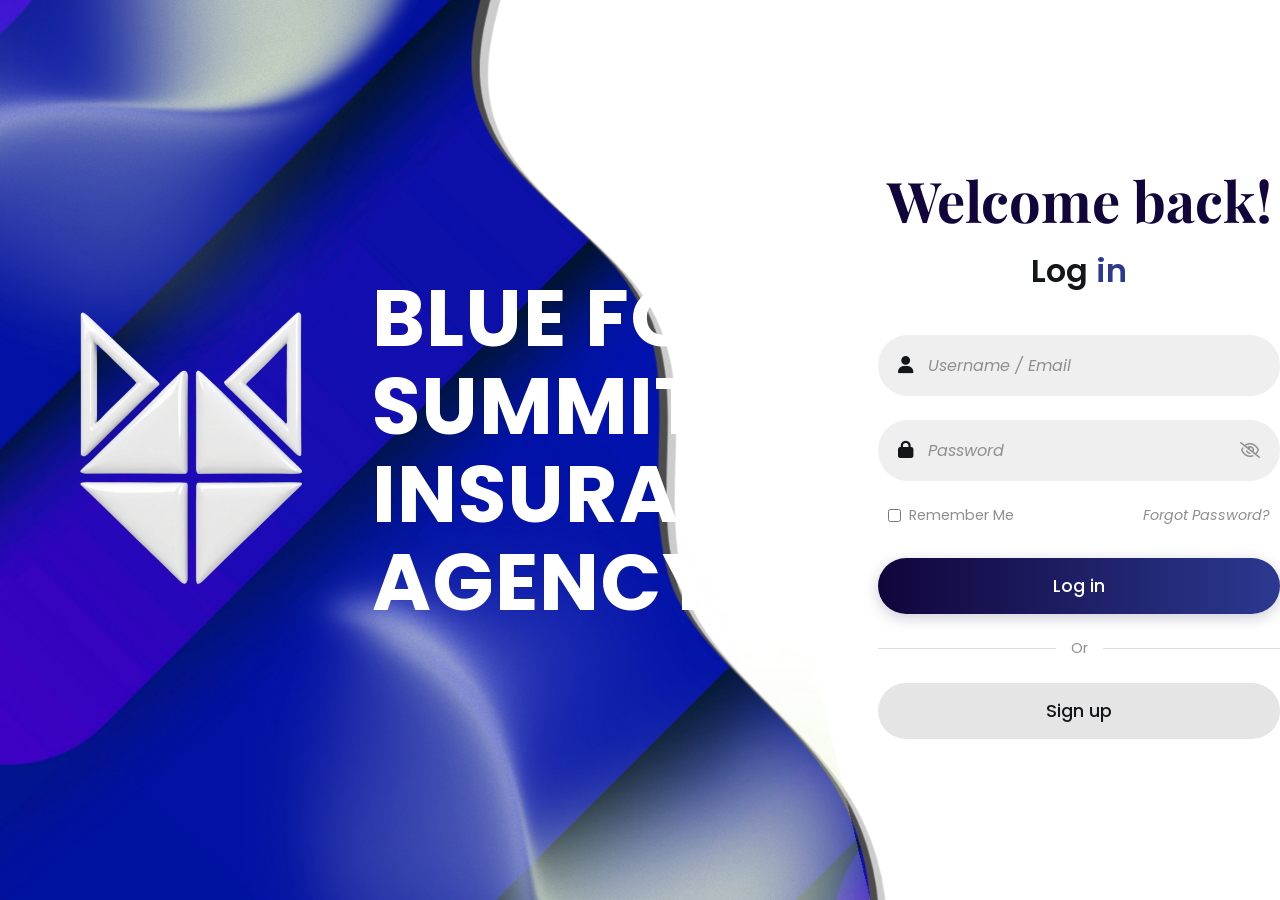
<file: index.html>
<!DOCTYPE html>
<html lang="en">
<head>
    <meta charset="UTF-8">
    <meta name="viewport" content="width=device-width, initial-scale=1.0">
    <title>Blue Fox Summit Login</title>
    <link rel="stylesheet" href="styles/login.css">
    <link rel="stylesheet" href="https://cdnjs.cloudflare.com/ajax/libs/font-awesome/6.4.0/css/all.min.css">
    <link href="https://fonts.googleapis.com/css2?family=Poppins:ital,wght@0,300;0,400;0,500;0,600;0,700;1,400&family=Playfair+Display:wght@700;900&display=swap" rel="stylesheet">
</head>
<body>
    <div class="login-wrapper">
        <div class="login-left">
            <div class="brand-content">
                <picture>
                    <source srcset="assets/images/logo.png" media="(max-width: 992px)">
                    <img src="assets/images/logo-white.png" alt="Blue Fox Logo" style="width: 320px; height: auto;">
                </picture>
                <h1 class="agency-name">BLUE FOX<br>SUMMIT<br>INSURANCE<br>AGENCY</h1>
            </div>
        </div>
        
        <div class="login-right">
            <div class="form-container">
                <h1 class="welcome-text">Welcome back!</h1>
                <h2 class="login-title">Log <span class="text-blue">in</span></h2>
                
                <form id="login-form">
                    <div class="input-group">
                        <i class="fa-solid fa-user input-icon"></i>
                        <input type="text" id="username" placeholder="Username / Email" required>
                    </div>
                    
                    <div class="input-group">
                        <i class="fa-solid fa-lock input-icon"></i>
                        <input type="password" id="password" placeholder="Password" required>
                        <i class="fa-regular fa-eye-slash toggle-password" id="toggle-password-btn"></i>
                    </div>
                    
                    <div class="form-options">
                        <label class="remember-me">
                            <input type="checkbox" id="remember-me">
                            <span class="checkmark"></span>
                            Remember Me
                        </label>
                        <a href="#" class="forgot-password">Forgot Password?</a>
                    </div>
                    
                    <div id="login-error" style="color: #d9534f; font-size: 0.9rem; margin-bottom: 15px; display: none; font-weight: 500;">
                        Invalid username or password.
                    </div>
                    
                    <button type="submit" class="btn-primary" id="login-btn">
                        <span id="btn-text">Log in</span>
                    </button>
                    
                    <div class="divider">
                        <span>Or</span>
                    </div>
                    
                    <button type="button" class="btn-secondary" id="signup-btn">Sign up</button>
                </form>
            </div>
        </div>
    </div>

    <script src="js/auth.js"></script>
</body>
</html>
</file>
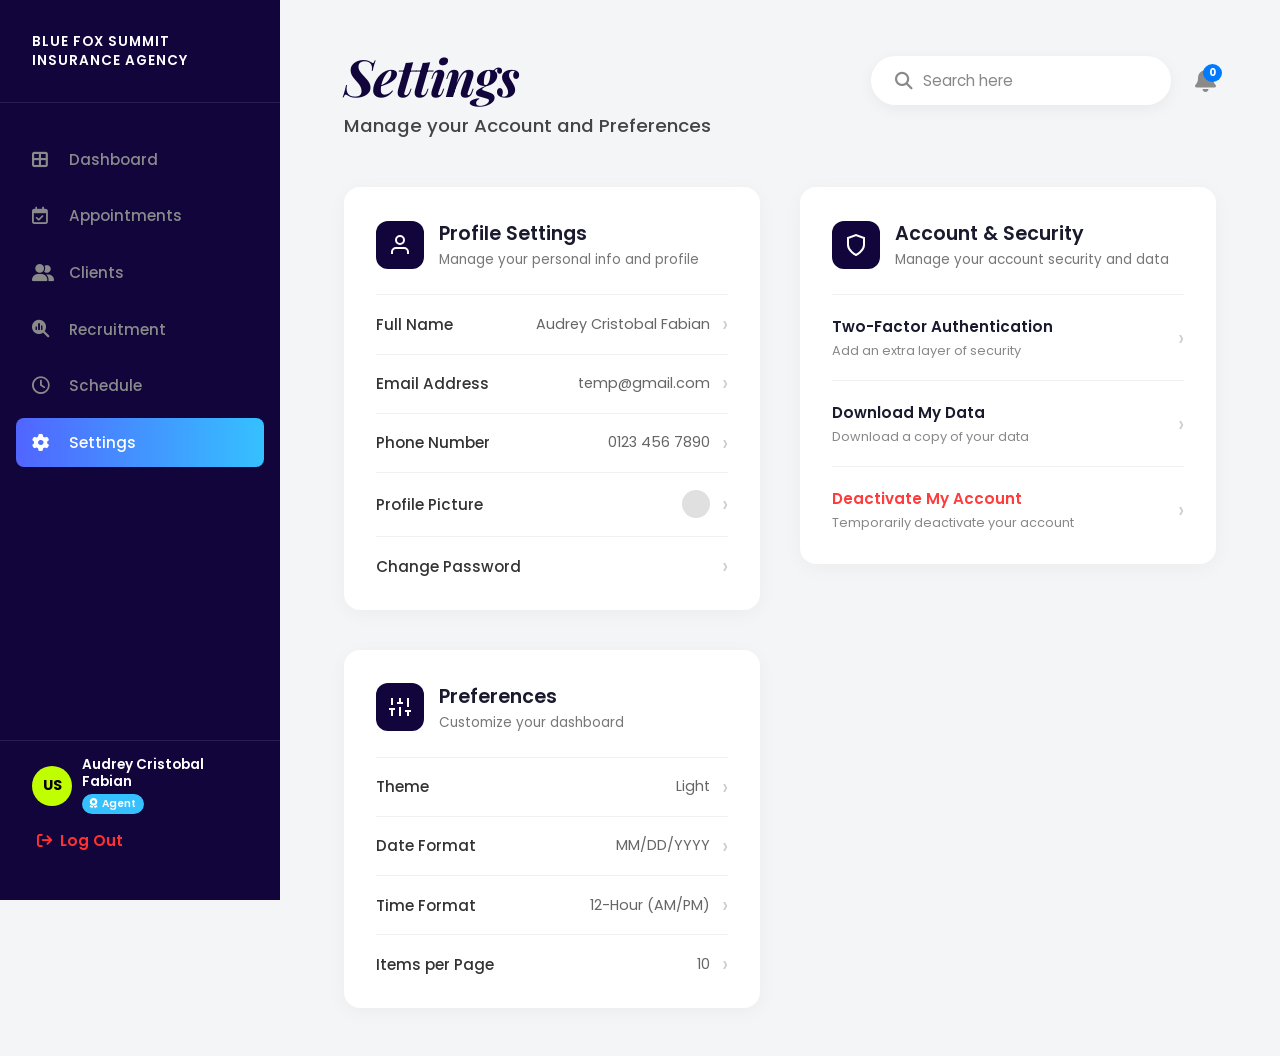
<file: settings.html>
<!DOCTYPE html>
<html lang="en">
<head>
    <meta charset="UTF-8">
    <meta name="viewport" content="width=device-width, initial-scale=1.0">
    <title>Settings - Blue Fox Summit</title>
    <link href="https://fonts.googleapis.com/css2?family=Playfair+Display:ital,wght@1,600;1,700&family=Poppins:wght@300;400;500;600;700&display=swap" rel="stylesheet">
    <link rel="stylesheet" href="https://cdnjs.cloudflare.com/ajax/libs/font-awesome/6.4.0/css/all.min.css">
    
    <link rel="stylesheet" href="styles/settingsStyle.css">
</head>
<body>
    <div class="dashboard-layout">
         
        <aside class="sidebar" id="sidebar">
            <div class="sidebar-header">
                <div class="sidebar-brand">
                    <h2>BLUE FOX SUMMIT<br>INSURANCE AGENCY</h2>
                </div>
            </div>
            
            <nav class="sidebar-nav">
                <ul>
                    <li><a href="dashboard.html"><i class="fa-solid fa-border-all"></i> Dashboard</a></li>
                    <li><a href="appointments.html"><i class="fa-regular fa-calendar-check"></i> Appointments</a></li>
                    <li><a href="clients.html"><i class="fa-solid fa-user-group"></i> Clients</a></li>
                    <li><a href="recruitment.html"><i class="fa-solid fa-magnifying-glass-chart"></i> Recruitment</a></li>
                    <li><a href="schedule.html"><i class="fa-regular fa-clock"></i> Schedule</a></li>
                    <li class="active"><a href="settings.html"><i class="fa-solid fa-gear"></i> Settings</a></li>
                </ul>
            </nav>

            <div class="sidebar-footer">
                <div class="user-profile">
                    <div class="avatar-circle">US</div>
                    <div class="user-info">
                        <span class="user-name">Audrey Cristobal<br>Fabian</span>
                        <span class="user-badge"><i class="fa-solid fa-award"></i> Agent</span>
                    </div>
                </div>
                <a href="logout.html" id="logout-btn" class="sidebar-logout">
                    <i class="fa-solid fa-arrow-right-from-bracket"></i> Log Out
                </a>
            </div>
        </aside>

        <main class="main-content">
            
            <header class="top-header">
                <div class="page-header">
                    <h1>Settings</h1>
                    <p>Manage your Account and Preferences</p>
                </div>
                
                <div class="header-actions">
                    <div class="search-bar">
                        <i class="fa-solid fa-magnifying-glass"></i>
                        <input type="text" placeholder="Search here">
                    </div>
                    <div class="notification-icon">
                        <i class="fa-solid fa-bell"></i>
                        <span class="badge">0</span>
                    </div>
                </div>
            </header>

            <div class="settings-grid">
                
                <div class="grid-column">
                    
                    <div class="settings-card">
                        <div class="card-header">
                            <div class="icon-box">
                                <svg width="24" height="24" viewBox="0 0 24 24" fill="none" stroke="currentColor" stroke-width="2"><path d="M20 21v-2a4 4 0 0 0-4-4H8a4 4 0 0 0-4 4v2"></path><circle cx="12" cy="7" r="4"></circle></svg>
                            </div>
                            <div class="header-text">
                                <h2>Profile Settings</h2>
                                <p>Manage your personal info and profile</p>
                            </div>
                        </div>
                        <div class="card-list">
                            <div class="list-item">
                                <span class="label">Full Name</span>
                                <span class="value">Audrey Cristobal Fabian <span class="arrow">&rsaquo;</span></span>
                            </div>
                            <div class="list-item">
                                <span class="label">Email Address</span>
                                <span class="value">temp@gmail.com <span class="arrow">&rsaquo;</span></span>
                            </div>
                            <div class="list-item">
                                <span class="label">Phone Number</span>
                                <span class="value">0123 456 7890 <span class="arrow">&rsaquo;</span></span>
                            </div>
                            <div class="list-item">
                                <span class="label">Profile Picture</span>
                                <span class="value"><div class="mini-avatar"></div> <span class="arrow">&rsaquo;</span></span>
                            </div>
                            <div class="list-item">
                                <span class="label">Change Password</span>
                                <span class="value"><span class="arrow">&rsaquo;</span></span>
                            </div>
                        </div>
                    </div>

                    <div class="settings-card">
                        <div class="card-header">
                            <div class="icon-box">
                                <svg width="24" height="24" viewBox="0 0 24 24" fill="none" stroke="currentColor" stroke-width="2"><line x1="4" y1="21" x2="4" y2="14"></line><line x1="4" y1="10" x2="4" y2="3"></line><line x1="12" y1="21" x2="12" y2="12"></line><line x1="12" y1="8" x2="12" y2="3"></line><line x1="20" y1="21" x2="20" y2="16"></line><line x1="20" y1="12" x2="20" y2="3"></line><line x1="1" y1="14" x2="7" y2="14"></line><line x1="9" y1="8" x2="15" y2="8"></line><line x1="17" y1="16" x2="23" y2="16"></line></svg>
                            </div>
                            <div class="header-text">
                                <h2>Preferences</h2>
                                <p>Customize your dashboard</p>
                            </div>
                        </div>
                        <div class="card-list">
                            <div class="list-item">
                                <span class="label">Theme</span>
                                <span class="value">Light <span class="arrow">&rsaquo;</span></span>
                            </div>
                            <div class="list-item">
                                <span class="label">Date Format</span>
                                <span class="value">MM/DD/YYYY <span class="arrow">&rsaquo;</span></span>
                            </div>
                            <div class="list-item">
                                <span class="label">Time Format</span>
                                <span class="value">12-Hour (AM/PM) <span class="arrow">&rsaquo;</span></span>
                            </div>
                            <div class="list-item">
                                <span class="label">Items per Page</span>
                                <span class="value">10 <span class="arrow">&rsaquo;</span></span>
                            </div>
                        </div>
                    </div>

                </div>

                <div class="grid-column">
                    
                    <div class="settings-card">
                        <div class="card-header">
                            <div class="icon-box">
                                <svg width="24" height="24" viewBox="0 0 24 24" fill="none" stroke="currentColor" stroke-width="2"><path d="M12 22s8-4 8-10V5l-8-3-8 3v7c0 6 8 10 8 10z"></path></svg>
                            </div>
                            <div class="header-text">
                                <h2>Account & Security</h2>
                                <p>Manage your account security and data</p>
                            </div>
                        </div>
                        <div class="card-list">
                            <div class="list-item block-item">
                                <div class="item-text">
                                    <span class="title">Two-Factor Authentication</span>
                                    <span class="subtitle">Add an extra layer of security</span>
                                </div>
                                <span class="arrow">&rsaquo;</span>
                            </div>
                            <div class="list-item block-item">
                                <div class="item-text">
                                    <span class="title">Download My Data</span>
                                    <span class="subtitle">Download a copy of your data</span>
                                </div>
                                <span class="arrow">&rsaquo;</span>
                            </div>
                            <div class="list-item block-item">
                                <div class="item-text">
                                    <span class="title text-danger">Deactivate My Account</span>
                                    <span class="subtitle">Temporarily deactivate your account</span>
                                </div>
                                <span class="arrow">&rsaquo;</span>
                            </div>
                        </div>
                    </div>

                </div>
            </div>
        </main>
    </div>
</body>
</html>
</file>
<file: styles/login.css>
:root {
    --primary-dark: #11053b;
    --accent-blue: #2b3990;
    --text-dark: #141719;
    --text-gray: #8f8f8f;
    --bg-input: #efefef;
    --white: #ffffff;
}

* {
    margin: 0;
    padding: 0;
    box-sizing: border-box;
}

body {
    font-family: 'Poppins', sans-serif;
    background-color: var(--white);
    min-height: 100vh;
    display: flex;
}

/* Apply the background to the ENTIRE wrapper */
.login-wrapper {
    display: flex;
    width: 100%;
    min-height: 100vh;
    
    /* Move the SVG here */
    background-image: url('../assets/images/Login.svg');
    background-size: cover;
    background-position: center; 
    background-repeat: no-repeat;
}

/* Left Branding Side */
.login-left {
    flex: 1.2;
    /* Remove all background properties from here */
    background: transparent;
    
    position: relative;
    display: flex;
    align-items: center;
    justify-content: center;
    z-index: 2;
    /* We can also remove the drop-shadow filter, as your SVG already has the shadow baked into it */
}

.brand-content {
    display: flex;
    align-items: center;
    gap: 20px;
    padding: 2rem;
}

.agency-name {
    color: var(--white);
    font-size: 5rem;
    font-weight: 700;
    line-height: 1.1;
    letter-spacing: 1px;
}

/* Right Form Side */
.login-right {
    flex: 1;
    display: flex;
    align-items: center;
    justify-content: center;
}

.form-container {
    width: 100%;
    max-width: 450px;
    text-align: center;
}

.welcome-text {
    font-family: 'Playfair Display', serif;
    font-size: 3.5rem;
    color: var(--primary-dark);
    margin-bottom: 10px;
}

.login-title {
    font-size: 2rem;
    font-weight: 600;
    color: var(--text-dark);
    margin-bottom: 2.5rem;
}

.text-blue {
    color: var(--accent-blue);
}

/* Input Fields */
.input-group {
    position: relative;
    margin-bottom: 1.5rem;
}

.input-icon {
    position: absolute;
    left: 20px;
    top: 50%;
    transform: translateY(-50%);
    color: var(--text-dark);
    font-size: 1.1rem;
}

.input-group input {
    width: 100%;
    padding: 18px 20px 18px 50px;
    border: none;
    border-radius: 30px;
    background-color: var(--bg-input);
    font-family: 'Poppins', sans-serif;
    font-size: 1rem;
    color: var(--text-dark);
    outline: none;
    transition: box-shadow 0.3s ease;
}

.input-group input:focus {
    box-shadow: 0 0 0 2px var(--accent-blue);
}

.input-group input::placeholder {
    color: var(--text-gray);
    font-style: italic;
}

.toggle-password {
    position: absolute;
    right: 20px;
    top: 50%;
    transform: translateY(-50%);
    color: var(--text-gray);
    cursor: pointer;
}

/* Form Options */
.form-options {
    display: flex;
    justify-content: space-between;
    align-items: center;
    margin-bottom: 2rem;
    padding: 0 10px;
}

.remember-me {
    display: flex;
    align-items: center;
    color: var(--text-gray);
    font-size: 0.9rem;
    cursor: pointer;
}

.remember-me input {
    margin-right: 8px;
    cursor: pointer;
}

.forgot-password {
    color: var(--text-gray);
    font-size: 0.9rem;
    text-decoration: none;
    font-style: italic;
}

.forgot-password:hover {
    text-decoration: underline;
}

/* Buttons */
.btn-primary, .btn-secondary {
    width: 100%;
    padding: 15px;
    border-radius: 30px;
    border: none;
    font-family: 'Poppins', sans-serif;
    font-size: 1.1rem;
    font-weight: 500;
    cursor: pointer;
    transition: transform 0.2s ease, opacity 0.2s ease;
}

.btn-primary {
    background: linear-gradient(90deg, #11053b 0%, #2b3990 100%);
    color: var(--white);
    box-shadow: 0 4px 15px rgba(17, 5, 59, 0.2);
}

.btn-primary:hover {
    opacity: 0.9;
    transform: translateY(-2px);
}

.btn-secondary {
    background-color: #e5e5e5;
    color: var(--text-dark);
}

.btn-secondary:hover {
    background-color: #d5d5d5;
}

/* Divider */
.divider {
    display: flex;
    align-items: center;
    text-align: center;
    margin: 1.5rem 0;
    color: var(--text-gray);
    font-size: 0.9rem;
}

.divider::before,
.divider::after {
    content: '';
    flex: 1;
    border-bottom: 1px solid #dcdcdc;
}

.divider span {
    padding: 0 15px;
}

/* RESPONSIVE DESIGN */
@media screen and (max-width: 992px) {
    .agency-name {
        font-size: 2.5rem;
    }
    
    .welcome-text {
        font-size: 2.8rem;
    }
}

@media screen and (max-width: 768px) {
    .login-wrapper {
        flex-direction: column;
    }

    .login-left {
        flex: none;
        height: 250px;
        border-radius: 0;
        border-bottom-left-radius: 40px;
        border-bottom-right-radius: 40px;
        align-items: right;
        justify-content: right;
    }

    .brand-content {
        text-align: center;
    }

    .agency-name {
        font-size: 2rem;
    }

    .login-right {
        padding: 3rem 1.5rem;
        align-items: flex-start;
    }

    .welcome-text {
        font-family: 'Playfair Display', serif;
        font-size: 3.5rem;
        color: white;
        mix-blend-mode: difference;
        margin-bottom: 10px;
    }

    .login-title {
        font-size: 2rem;
        font-weight: 600;
        color: white;
        margin-bottom: 2.5rem;
        mix-blend-mode: difference;
    }

    .text-blue {
        color: white;
        mix-blend-mode: difference;
    }

    .brand-content {
        display: flex;
        align-items: center;
        gap: 0epx;
        padding: 0rem;
    }
}
</file>
<file: styles/settingsStyle.css>
/* =========================================
   VARIABLES & GLOBAL RESET
========================================= */
:root {
    --sidebar-bg: #11053b;
    --text-gray: #8a8a8a;
    --text-light: #ffffff;
    --bg-main: #F4F5F7;
    --text-dark: #282828;
}

* {
    margin: 0;
    padding: 0;
    box-sizing: border-box;
    font-family: 'Poppins', sans-serif;
}

body {
    background-color: var(--bg-main); 
    color: var(--text-dark);
    overflow-x: hidden;
}

/* =========================================
   DASHBOARD LAYOUT
========================================= */
.dashboard-layout {
    display: flex;
    min-height: 100vh;
}

/* =========================================
   SIDEBAR 
========================================= */
.sidebar {
    width: 280px;
    background-color: var(--sidebar-bg);
    color: var(--text-light);
    display: flex;
    flex-direction: column;
    padding: 2rem 0; 
    position: fixed;
    height: 100vh;
    z-index: 1000;
    flex-shrink: 0;
}

.sidebar-header {
    display: flex;
    justify-content: space-between;
    align-items: flex-start;
    padding: 0 2rem 2rem 2rem;
    border-bottom: 1px solid rgba(255, 255, 255, 0.1);
}

.sidebar-brand h2 {
    font-size: 0.85rem; 
    font-weight: 600;
    letter-spacing: 1px;
    line-height: 1.4;
    color: #ffffff;
}

.sidebar-nav {
    flex-grow: 1;
    padding: 2rem 1rem; 
    overflow-y: auto;
}

.sidebar-nav ul {
    list-style: none;
}

.sidebar-nav li {
    margin-bottom: 0.5rem;
}

.sidebar-nav a {
    display: flex;
    align-items: center;
    gap: 12px;
    padding: 0.8rem 1rem; 
    color: var(--text-gray);
    text-decoration: none;
    border-radius: 8px;
    font-size: 0.95rem; 
    font-weight: 500;
    transition: all 0.3s ease;
}

.sidebar-nav a i {
    width: 25px;
    font-size: 1.1rem;
}

/* Active Gradient Match */
.sidebar-nav li.active a, .sidebar-nav a:hover {
    background: linear-gradient(90deg, #5165ff 0%, #35c1ff 100%);
    color: var(--text-light);
    font-weight: 500;
    box-shadow: none; 
}

.sidebar-footer {
    padding: 1rem 2rem; 
    border-top: 1px solid rgba(255, 255, 255, 0.1);
}

.user-profile {
    display: flex;
    align-items: center;
    gap: 10px; 
}

.avatar-circle {
    width: 40px; 
    height: 40px;
    border-radius: 50%;
    background-color: #C0FF00;
    color: #000;
    display: flex;
    justify-content: center;
    align-items: center;
    font-weight: 700;
    font-size: 0.9rem;
    flex-shrink: 0;
}

.user-info {
    display: flex;
    flex-direction: column;
}

.user-name {
    font-size: 0.85rem; 
    font-weight: 600;
    line-height: 1.2;
    color: #ffffff;
    margin-bottom: 4px;
}

.user-badge {
    background-color: #35c1ff;
    color: white;
    font-size: 0.65rem;
    padding: 2px 8px;
    border-radius: 12px;
    display: flex;
    align-items: center;
    gap: 4px;
    width: fit-content;
    font-weight: 600;
}

.sidebar-logout {
    display: flex;
    align-items: center;
    gap: 8px;
    color: #FF3131;
    text-decoration: none;
    font-size: 0.95rem;
    font-weight: 600;
    margin-top: 15px; 
    padding-left: 5px;
}

/* =========================================
   MAIN CONTENT AREA
========================================= */
.main-content {
    margin-left: 280px; 
    padding: 3rem 4rem;
    flex-grow: 1;
    width: calc(100% - 280px);
}

/* =========================================
   TOP HEADER & ACTIONS (Search & Notification)
========================================= */
.top-header {
    display: flex;
    justify-content: space-between;
    align-items: flex-start;
    flex-wrap: wrap;
    gap: 1.5rem;
    margin-bottom: 3rem;
}

.page-header {
    margin-bottom: 0; 
}

.page-header h1 {
    font-family: 'Playfair Display', serif;
    font-style: italic;
    font-size: 3.2rem;
    font-weight: 700;
    color: var(--sidebar-bg);
    letter-spacing: -1px;
    line-height: 1.1;
    margin-bottom: 0.5rem;
}

.page-header p {
    font-size: 1.15rem;
    color: #444;
    font-weight: 500;
}

/* Search Bar & Notifications */
.header-actions {
    display: flex;
    align-items: center;
    gap: 1.5rem;
    margin-top: 0.5rem;
}

.search-bar {
    display: flex;
    align-items: center;
    background-color: white;
    padding: 0.8rem 1.5rem;
    border-radius: 30px;
    box-shadow: 0 4px 15px rgba(0,0,0,0.05);
    width: 300px;
    max-width: 100%;
}

.search-bar i {
    color: var(--text-gray);
    margin-right: 10px;
    font-size: 1.1rem;
}

.search-bar input {
    border: none;
    outline: none;
    width: 100%;
    font-family: 'Poppins', sans-serif;
    font-size: 0.95rem;
    color: var(--text-dark);
    background: transparent;
}

.search-bar input::placeholder {
    color: #888;
}

.notification-icon {
    position: relative;
    font-size: 1.5rem;
    color: var(--text-gray);
    cursor: pointer;
    display: flex;
    align-items: center;
}

.notification-icon .badge {
    position: absolute;
    top: -4px;
    right: -6px;
    background-color: #007bff; 
    color: white;
    font-size: 0.65rem;
    padding: 3px 6px;
    border-radius: 50%;
    font-weight: 700;
    display: flex;
    justify-content: center;
    align-items: center;
    min-width: 18px;
    height: 18px;
}

/* =========================================
   SETTINGS GRID & CARDS
========================================= */
.settings-grid {
    display: grid;
    grid-template-columns: 1fr 1fr;
    gap: 2.5rem;
    align-items: start;
    max-width: 1200px;
}

.grid-column {
    display: flex;
    flex-direction: column;
    gap: 2.5rem;
}

.settings-card {
    background: #ffffff;
    border-radius: 16px;
    padding: 2rem;
    box-shadow: 0 4px 20px rgba(0, 0, 0, 0.04);
}

.card-header {
    display: flex;
    align-items: center;
    gap: 15px;
    margin-bottom: 1.5rem;
}

.icon-box {
    width: 48px;
    height: 48px;
    border-radius: 12px;
    background-color: var(--sidebar-bg);
    color: #ffffff;
    display: flex;
    justify-content: center;
    align-items: center;
}

.header-text h2 {
    font-size: 1.2rem;
    font-weight: 600;
    color: #1A1A2E;
    margin: 0 0 2px 0;
}

.header-text p {
    font-size: 0.85rem;
    color: #777;
    margin: 0;
}

/* Settings List Elements */
.card-list {
    display: flex;
    flex-direction: column;
}

.list-item {
    display: flex;
    justify-content: space-between;
    align-items: center;
    padding: 1.1rem 0;
    border-bottom: 1px solid #f0f0f0;
    cursor: pointer;
}

.list-item:first-child {
    border-top: 1px solid #f0f0f0;
}

.list-item:last-child {
    border-bottom: none;
    padding-bottom: 0;
}

.label {
    font-size: 0.95rem;
    font-weight: 500;
    color: #333;
}

.value {
    display: flex;
    align-items: center;
    gap: 8px;
    font-size: 0.9rem;
    color: #666;
}

/* Account Security Block Styling */
.block-item {
    padding: 1.25rem 0;
}

.item-text {
    display: flex;
    flex-direction: column;
    gap: 4px;
}

.item-text .title {
    font-size: 0.95rem;
    font-weight: 600;
    color: #1A1A2E;
}

.item-text .subtitle {
    font-size: 0.8rem;
    color: #888;
}

/* Extra Details */
.arrow {
    font-size: 1.4rem;
    color: #ccc;
    line-height: 1;
    margin-left: 4px;
    font-weight: 400;
}

.mini-avatar {
    width: 28px;
    height: 28px;
    border-radius: 50%;
    background-color: #e0e0e0;
}

.text-danger {
    color: #ff3b3b !important;
}

/* =========================================
   RESPONSIVE QUERIES
========================================= */
@media (max-width: 1024px) {
    .settings-grid {
        grid-template-columns: 1fr;
    }
    .main-content {
        padding: 2rem;
    }
}

@media (max-width: 768px) {
    .sidebar {
        display: none; 
    }
    .main-content {
        margin-left: 0;
        width: 100%;
        padding: 1.5rem;
    }
    .top-header {
        flex-direction: column;
        align-items: flex-start;
    }
    .search-bar {
        width: 100%;
    }
}
</file>
